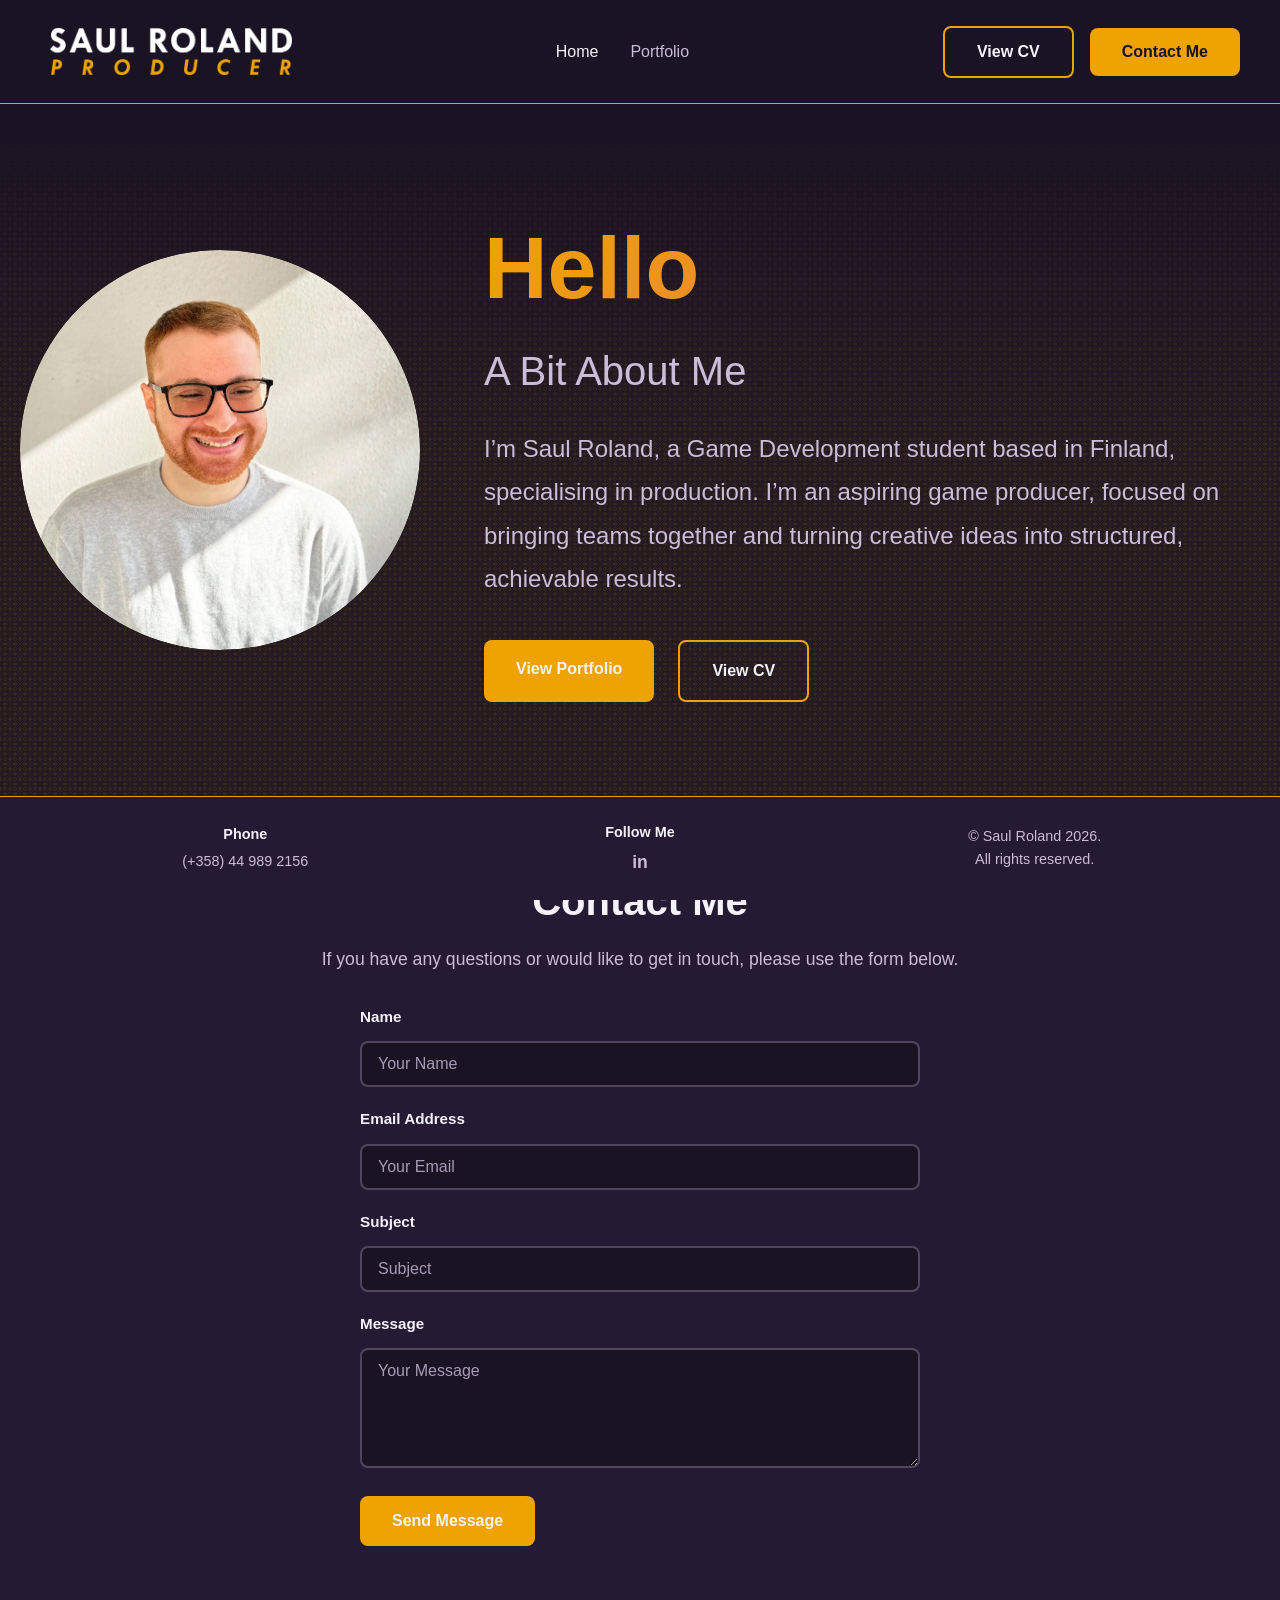
<file: index.html>
<!doctype html>
<html lang="en">
  <head>
    <meta charset="UTF-8" />
    <meta name="viewport" content="width=device-width, initial-scale=1.0" />
    <meta
      name="description"
      content="Professional portfolio showcasing work and experience"
    />
    <title>Saul Roland - Producer</title>
    <link rel="icon" href="assets/SR-favicon.svg" type="image/svg+xml" />
    <link rel="stylesheet" href="styles.css" />
  </head>
  <body class="page-home">
    <!-- Header + Hero as one viewport-height section -->
    <div class="viewport-top">
      <!-- ============================================
         HEADER - Edit logo/name and nav links here
         ============================================ -->
      <header>
        <nav>
          <a href="/" class="logo">
            <img
              src="assets/SR%20Logo.png"
              alt="Saul Roland - Production Professional"
              class="logo-img"
            />
          </a>
          <ul class="nav-links">
            <li><a href="/" class="active">Home</a></li>
            <li><a href="/portfolio">Portfolio</a></li>
          </ul>
          <div class="header-actions">
            <a
              href="/CV/Saul_Roland_CV.pdf"
              class="btn btn-header btn-header-cv"
              target="_blank"
              rel="noopener noreferrer"
              >View CV</a
            >
            <a href="#contact" class="btn btn-header btn-header-contact"
              >Contact Me</a
            >
          </div>

          <button
            type="button"
            class="nav-toggle"
            aria-controls="mobileNav"
            aria-expanded="false"
            aria-label="Open menu"
          ></button>
        </nav>

        <div class="mobile-nav-overlay" id="mobileNav" hidden>
          <div class="mobile-nav-panel" role="dialog" aria-label="Menu">
            <ul class="mobile-nav-links">
              <li><a href="/" class="active">Home</a></li>
              <li><a href="/portfolio">Portfolio</a></li>
              <li>
                <a
                  href="/CV/Saul_Roland_CV.pdf"
                  class="mobile-nav-cv"
                  target="_blank"
                  rel="noopener noreferrer"
                  >View CV</a
                >
              </li>
              <li>
                <a href="#contact" class="btn btn-header btn-header-contact"
                  >Contact Me</a
                >
              </li>
            </ul>
          </div>
        </div>
      </header>

      <!-- ============================================
         MAIN CONTENT
         ============================================ -->
      <main>
        <!-- ============================================
             HERO SECTION - Edit name, title, and intro text here
             ============================================ -->
        <section class="hero dot-texture-bg">
          <div class="container">
            <div class="hero-content">
              <!-- ============================================
                         HERO IMAGE - Update image path here
                         ============================================ -->
              <div class="hero-image-wrapper">
                <img
                  src="assets/Saul.avif"
                  alt="Saul Roland"
                  class="hero-image"
                />
              </div>

              <!-- ============================================
                         HERO TEXT CONTENT
                         ============================================ -->
              <div class="hero-text">
                <div class="hero-heading-stack">
                  <h1><span class="hero-heading-accent">Hello</span></h1>
                  <p class="hero-subtitle">A Bit About Me</p>
                </div>
                <p class="hero-description">
                  I’m Saul Roland, a Game Development student based in Finland,
                  specialising in production. I’m an aspiring game producer,
                  focused on bringing teams together and turning creative ideas
                  into structured, achievable results.
                </p>

                <!-- ============================================
                             HERO BUTTONS - Edit button text if needed
                             ============================================ -->
                <div class="hero-buttons">
                  <a href="/portfolio" class="btn btn-primary"
                    >View Portfolio</a
                  >
                  <a
                    href="/CV/Saul_Roland_CV.pdf"
                    class="btn btn-secondary"
                    id="cvButton"
                    target="_blank"
                    >View CV</a
                  >
                </div>
              </div>
            </div>
          </div>
        </section>
      </main>
    </div>

    <section class="contact-section" id="contact">
      <div class="container">
        <div class="contact-interactive">
          <div class="contact-cta contact-cta--hidden" id="contactCta">
            <div
              class="contact-cta-panel contact-cta-panel--visible"
              id="contactCtaDefault"
              aria-hidden="false"
            >
              <button
                type="button"
                class="btn contact-cta-button"
                id="contactRevealBtn"
              >
                Get in touch
              </button>
            </div>
            <div
              class="contact-cta-panel"
              id="contactCtaThanks"
              aria-hidden="true"
            >
              <h2>Thank you<span class="contact-cta-highlight">.</span></h2>
              <p class="contact-cta-tagline">
                Your message has been sent. I'll get back to you soon.
              </p>
              <!-- <button
                type="button"
                class="btn contact-cta-button"
                id="contactSendAnotherBtn"
              >
                Send another message
              </button> -->
            </div>
          </div>
          <div class="contact-form-wrapper" id="contactFormWrapper">
            <h2>Contact Me</h2>
            <p class="contact-intro">
              If you have any questions or would like to get in touch, please
              use the form below.
            </p>
            <form
              class="contact-form"
              action="https://formspree.io/f/mojydgyj"
              method="POST"
            >
              <label for="contact-name">Name</label>
              <input
                type="text"
                id="contact-name"
                name="name"
                placeholder="Your Name"
                required
              />
              <label for="contact-email">Email Address</label>
              <input
                type="email"
                id="contact-email"
                name="email"
                placeholder="Your Email"
                required
              />
              <label for="contact-subject">Subject</label>
              <input
                type="text"
                id="contact-subject"
                name="subject"
                placeholder="Subject"
              />
              <label for="contact-message">Message</label>
              <textarea
                id="contact-message"
                name="message"
                placeholder="Your Message"
                rows="5"
                required
              ></textarea>
              <p
                class="contact-form-error"
                id="contactFormError"
                role="alert"
                hidden
              ></p>
              <button
                type="submit"
                class="btn btn-primary"
                id="contactSubmitBtn"
              >
                Send Message
              </button>
            </form>
          </div>
        </div>
      </div>
    </section>

    <!-- ============================================
         FOOTER - Edit contact information here
         ============================================ -->
    <footer>
      <div class="footer-container">
        <div class="footer-content">
          <div class="footer-section">
            <h3>Phone</h3>
            <p><a href="tel:+358449892156">(+358) 44 989 2156</a></p>
          </div>
          <!-- <div class="footer-section">
            <h3>Email</h3>
            <p>
              <a
                href="mailto:saul@rolandfamily.co.uk"
                target="_blank"
                rel="noopener noreferrer"
                >saul@rolandfamily.co.uk</a
              >
            </p>
          </div> -->
          <div class="footer-section">
            <h3>Follow Me</h3>
            <p>
              <a
                href="https://www.linkedin.com/in/saul-roland/"
                target="_blank"
                rel="noopener noreferrer"
                class="linkedin-link"
                >in</a
              >
            </p>
          </div>
          <div class="footer-section footer-copyright">
            <p id="copyright-year">&copy;</p>
          </div>
        </div>
      </div>
    </footer>

    <script src="/script.js"></script>
  </body>
</html>
</file>
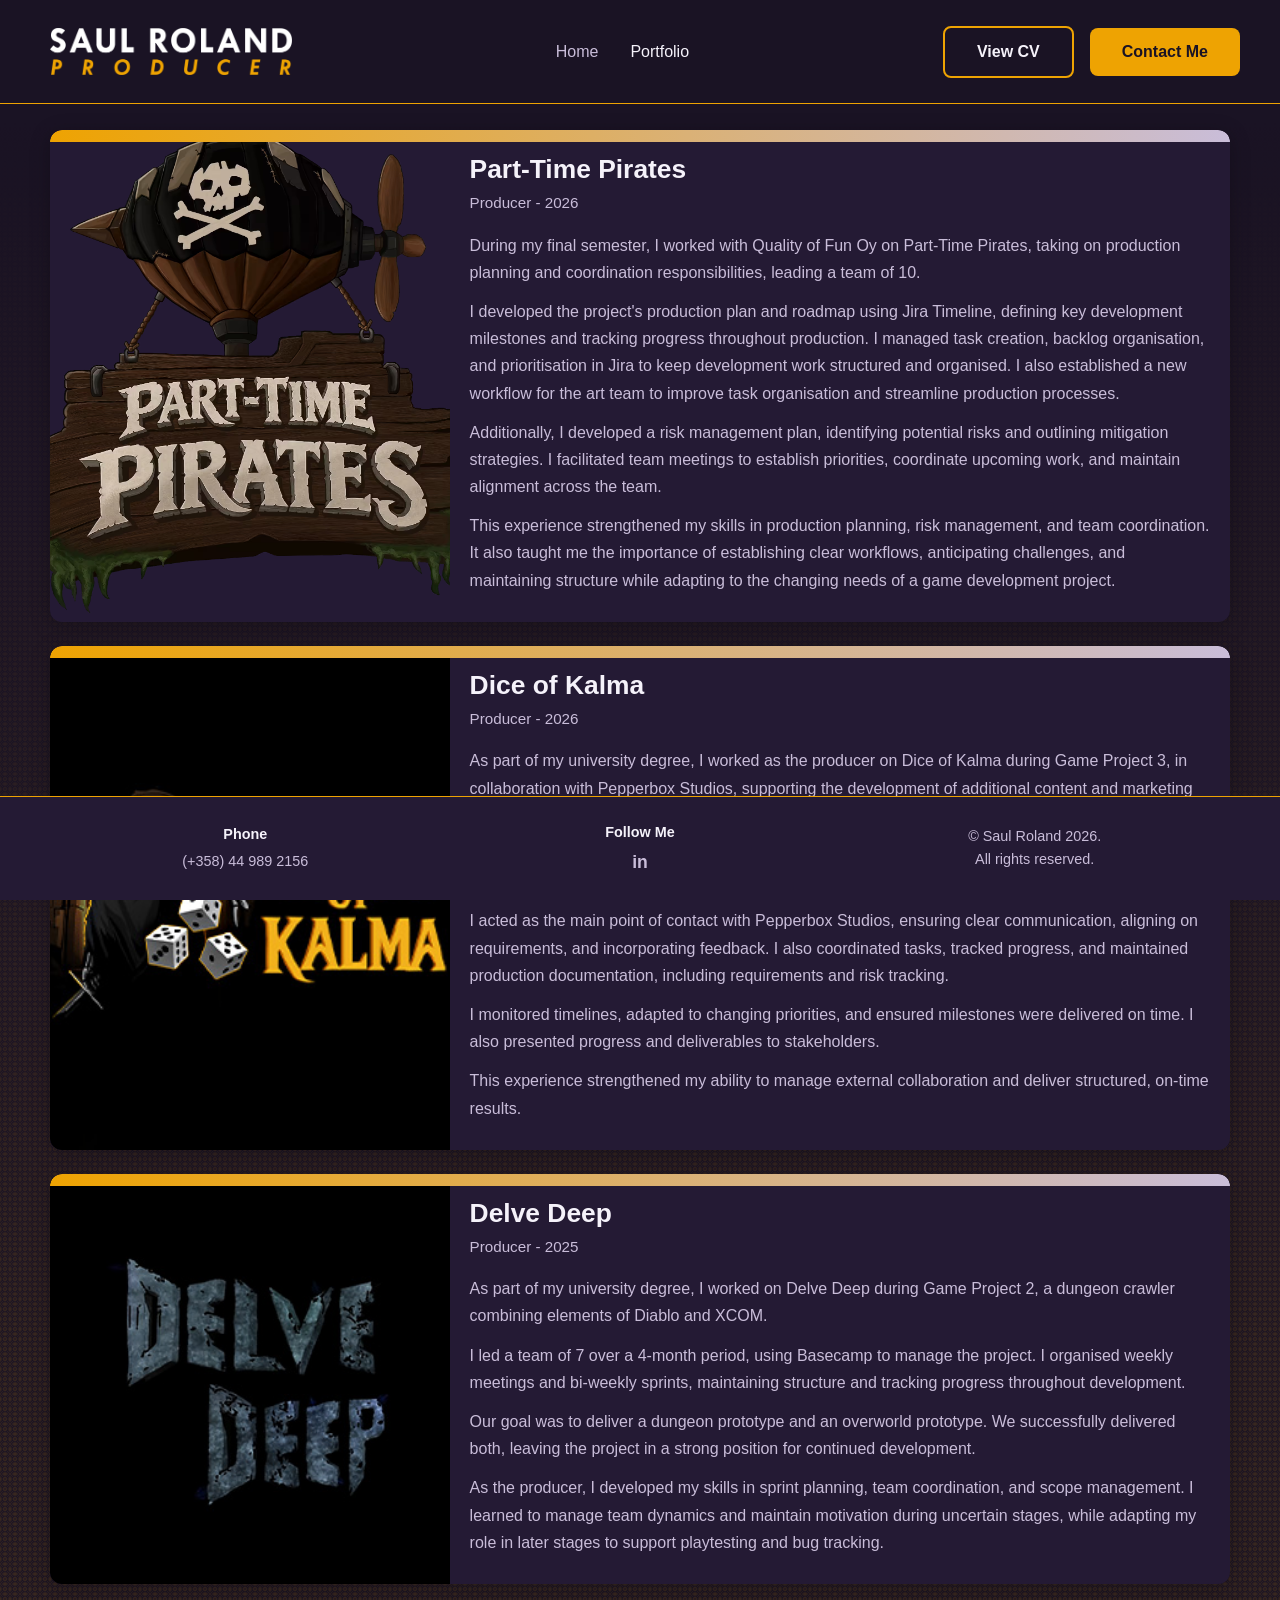
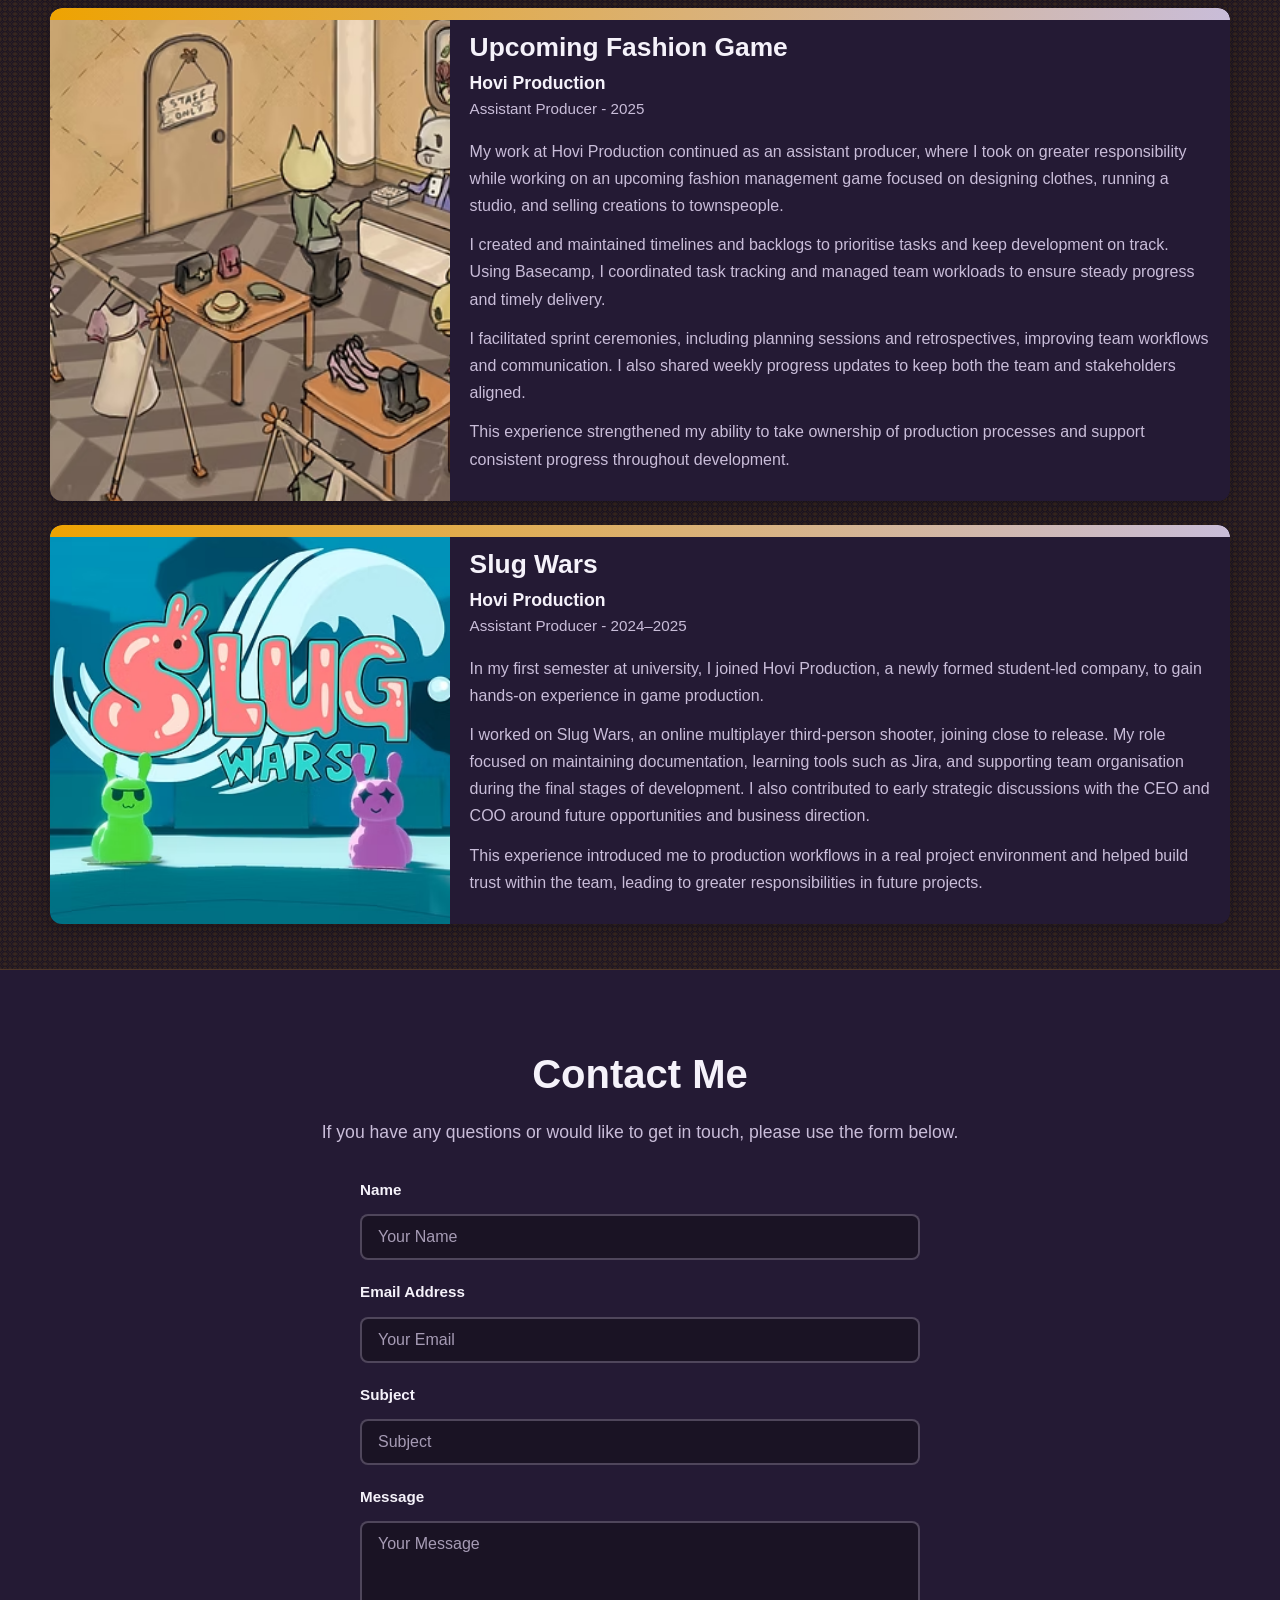
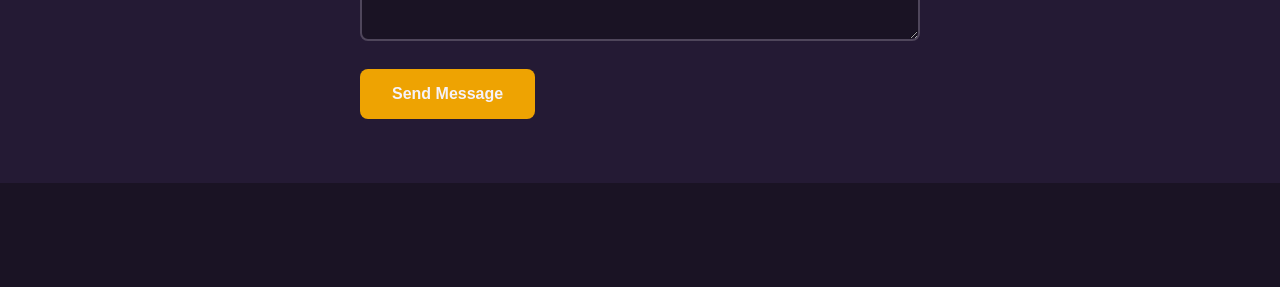
<file: portfolio/index.html>
<!doctype html>
<html lang="en">
  <head>
    <meta charset="UTF-8" />
    <meta name="viewport" content="width=device-width, initial-scale=1.0" />
    <meta
      name="description"
      content="Portfolio of professional work and projects"
    />
    <title>Saul Roland - Producer - Portfolio</title>
    <link rel="icon" href="/assets/SR-favicon.svg" type="image/svg+xml" />
    <link rel="stylesheet" href="/styles.css" />
  </head>
  <body class="page-portfolio">
    <!-- ============================================
         HEADER - Edit logo/name and nav links here
         ============================================ -->
    <header>
      <nav>
        <a href="/" class="logo">
          <img
            src="/assets/SR%20Logo.png"
            alt="Saul Roland - Production Professional"
            class="logo-img"
          />
        </a>
        <ul class="nav-links">
          <li><a href="/">Home</a></li>
          <li><a href="/portfolio" class="active">Portfolio</a></li>
        </ul>
        <div class="header-actions">
          <a
            href="/CV/Saul_Roland_CV.pdf"
            class="btn btn-header btn-header-cv"
            target="_blank"
            rel="noopener noreferrer"
            >View CV</a
          >
          <a
            href="/portfolio/#contact"
            class="btn btn-header btn-header-contact"
            >Contact Me</a
          >
        </div>

        <button
          type="button"
          class="nav-toggle"
          aria-controls="mobileNav"
          aria-expanded="false"
          aria-label="Open menu"
        ></button>
      </nav>

      <div class="mobile-nav-overlay" id="mobileNav" hidden>
        <div class="mobile-nav-panel" role="dialog" aria-label="Menu">
          <ul class="mobile-nav-links">
            <li><a href="/">Home</a></li>
            <li><a href="/portfolio" class="active">Portfolio</a></li>
            <li>
              <a
                href="/CV/Saul_Roland_CV.pdf"
                class="mobile-nav-cv"
                target="_blank"
                rel="noopener noreferrer"
                >View CV</a
              >
            </li>
            <li>
              <a
                href="/portfolio/#contact"
                class="btn btn-header btn-header-contact"
                >Contact Me</a
              >
            </li>
          </ul>
        </div>
      </div>
    </header>

    <!-- ============================================
         MAIN CONTENT
         ============================================ -->
    <main class="dot-texture-bg">
      <div class="container">
        <!-- <h1 class="page-title">Portfolio</h1> -->

        <!-- ============================================
                 PORTFOLIO LIST - Add/remove/edit project items here
                 
                 To add a new project:
                 1. Copy the entire .portfolio-item div below
                 2. Update the image path in src="assets/portfolio/your-image.jpg"
                 3. Update the alt text to describe the image
                 4. Update the project title in <h3>
                 5. Update the project description in <p>
                 
                 To remove a project, delete the entire .portfolio-item div
                 Optional: add <ul class="portfolio-item-highlights"> with <li> for bullet highlights.
                 ============================================ -->
        <div class="portfolio-section" aria-label="Projects">
          <div class="portfolio-list">
            <!-- PROJECT ITEM 1 - Edit or duplicate this section -->
			  <div class="portfolio-item">
				  <div class="portfolio-item-image-wrapper">
						  <img
							src="/assets/portfolio/Part-Time Pirates.avif"
							alt="Project 1 Description"
							class="portfolio-item-image"
                  />
				  </div>
				  <div class="portfolio-item-content">
					  <h2 class="portfolio-item-title">Part-Time Pirates</h2>
					  <!-- <p class="portfolio-item-client">Game Project 3</p> -->
					  <p class="portfolio-item-meta">
						  <span class="portfolio-item-role">Producer - 2026</span>
						  <!-- <span class="portfolio-item-dates"></span> -->
					  </p>
					  <p class="portfolio-item-overview">
						  During my final semester, I worked with Quality of Fun Oy on Part-Time Pirates, 
						  taking on production planning and coordination responsibilities, leading a team of 10.
					  </p>
					  <p class="portfolio-item-overview">
						  I developed the project's production plan and roadmap using Jira Timeline, 
						  defining key development milestones and tracking progress throughout production. 
						  I managed task creation, backlog organisation, and prioritisation in Jira to keep 
						  development work structured and organised. I also established a new workflow for the art team 
						  to improve task organisation and streamline production processes.
					  </p>
					  <p class="portfolio-item-overview">
						  Additionally, I developed a risk management plan, identifying potential risks and 
						  outlining mitigation strategies. I facilitated team meetings to establish priorities, 
						  coordinate upcoming work, and maintain alignment across the team.
					  </p>
					  <p class="portfolio-item-overview">
						  This experience strengthened my skills in production planning, risk management, 
						  and team coordination. It also taught me the importance of establishing clear workflows, 
						  anticipating challenges, and maintaining structure while adapting to the changing needs 
						  of a game development project.
					  </p>
				  </div>
			  </div>
            <div class="portfolio-item">
              <div class="portfolio-item-image-wrapper">
                <a
                  href="https://store.steampowered.com/app/3885520/Dice_of_Kalma/"
                  target="_blank"
                  rel="noopener noreferrer"
                >
                  <img
                    src="/assets/portfolio/DiceOfKalma.avif"
                    alt="Project 2 Description"
                    class="portfolio-item-image"
                  />
                </a>
              </div>
              <div class="portfolio-item-content">
                <h2 class="portfolio-item-title">Dice of Kalma</h2>
                <!-- <p class="portfolio-item-client">Game Project 3</p> -->
                <p class="portfolio-item-meta">
                  <span class="portfolio-item-role">Producer - 2026</span>
                  <!-- <span class="portfolio-item-dates"></span> -->
                </p>
                <p class="portfolio-item-overview">
                  As part of my university degree, I worked as the producer on
                  Dice of Kalma during Game Project 3, in collaboration with
                  Pepperbox Studios, supporting the development of additional
                  content and marketing deliverables.
                </p>
                <p class="portfolio-item-overview">
                  I led a team of 7 across 4 sprints, managing the project in
                  Jira and running sprint planning, stand-ups, retrospectives,
                  and weekly meetings to maintain steady progress.
                </p>
                <p class="portfolio-item-overview">
                  I acted as the main point of contact with Pepperbox Studios,
                  ensuring clear communication, aligning on requirements, and
                  incorporating feedback. I also coordinated tasks, tracked
                  progress, and maintained production documentation, including
                  requirements and risk tracking.
                </p>
                <p class="portfolio-item-overview">
                  I monitored timelines, adapted to changing priorities, and
                  ensured milestones were delivered on time. I also presented
                  progress and deliverables to stakeholders.
                </p>
                <p class="portfolio-item-overview">
                  This experience strengthened my ability to manage external
                  collaboration and deliver structured, on-time results.
                </p>
              </div>
            </div>
            <!-- PROJECT ITEM 2 - Edit or duplicate this section -->
            <div class="portfolio-item">
              <div class="portfolio-item-image-wrapper">
                <img
                  src="/assets/portfolio/DelveDeep.avif"
                  alt="Project 3 Description"
                  class="portfolio-item-image"
                />
              </div>
              <div class="portfolio-item-content">
                <h2 class="portfolio-item-title">Delve Deep</h2>
                <!-- <p class="portfolio-item-client">Game Project 2</p> -->
                <p class="portfolio-item-meta">
                  <span class="portfolio-item-role">Producer - 2025</span>
                  <!-- <span class="portfolio-item-dates"></span> -->
                </p>
                <p class="portfolio-item-overview">
                  As part of my university degree, I worked on Delve Deep during
                  Game Project 2, a dungeon crawler combining elements of Diablo
                  and XCOM.
                </p>
                <p class="portfolio-item-overview">
                  I led a team of 7 over a 4-month period, using Basecamp to
                  manage the project. I organised weekly meetings and bi-weekly
                  sprints, maintaining structure and tracking progress
                  throughout development.
                </p>
                <p class="portfolio-item-overview">
                  Our goal was to deliver a dungeon prototype and an overworld
                  prototype. We successfully delivered both, leaving the project
                  in a strong position for continued development.
                </p>
                <p class="portfolio-item-overview">
                  As the producer, I developed my skills in sprint planning,
                  team coordination, and scope management. I learned to manage
                  team dynamics and maintain motivation during uncertain stages,
                  while adapting my role in later stages to support playtesting
                  and bug tracking.
                </p>
              </div>
            </div>

            <!-- PROJECT ITEM 3 - Edit or duplicate this section -->
            <div class="portfolio-item">
              <div class="portfolio-item-image-wrapper">
                <img
                  src="/assets/portfolio/ThreadAndNeedle.avif"
                  alt="Project 4 Description"
                  class="portfolio-item-image"
                />
              </div>
              <div class="portfolio-item-content">
                <h2 class="portfolio-item-title">Upcoming Fashion Game</h2>
                <p class="portfolio-item-client">Hovi Production</p>
                <p class="portfolio-item-meta">
                  <span class="portfolio-item-role"
                    >Assistant Producer - 2025</span
                  >
                  <!-- <span class="portfolio-item-dates"></span> -->
                </p>
                <p class="portfolio-item-overview">
                  My work at Hovi Production continued as an assistant producer,
                  where I took on greater responsibility while working on an
                  upcoming fashion management game focused on designing clothes,
                  running a studio, and selling creations to townspeople.
                </p>
                <p class="portfolio-item-overview">
                  I created and maintained timelines and backlogs to prioritise
                  tasks and keep development on track. Using Basecamp, I
                  coordinated task tracking and managed team workloads to ensure
                  steady progress and timely delivery.
                </p>
                <p class="portfolio-item-overview">
                  I facilitated sprint ceremonies, including planning sessions
                  and retrospectives, improving team workflows and
                  communication. I also shared weekly progress updates to keep
                  both the team and stakeholders aligned.
                </p>
                <p class="portfolio-item-overview">
                  This experience strengthened my ability to take ownership of
                  production processes and support consistent progress
                  throughout development.
                </p>
              </div>
            </div>

            <!-- PROJECT ITEM 4 - Edit or duplicate this section -->
            <div class="portfolio-item">
              <div class="portfolio-item-image-wrapper">
                <a
                  href="https://store.steampowered.com/app/3445050/Slug_Wars/"
                  target="_blank"
                  rel="noopener noreferrer"
                >
                  <img
                    src="/assets/portfolio/SlugWars.avif"
                    alt="Project 5 Description"
                    class="portfolio-item-image"
                  />
                </a>
              </div>
              <div class="portfolio-item-content">
                <h2 class="portfolio-item-title">Slug Wars</h2>
                <p class="portfolio-item-client">Hovi Production</p>
                <p class="portfolio-item-meta">
                  <span class="portfolio-item-role"
                    >Assistant Producer - 2024–2025</span
                  >
                  <!-- <span class="portfolio-item-dates"></span> -->
                </p>
                <p class="portfolio-item-overview">
                  In my first semester at university, I joined Hovi Production,
                  a newly formed student-led company, to gain hands-on
                  experience in game production.
                </p>
                <p class="portfolio-item-overview">
                  I worked on Slug Wars, an online multiplayer third-person
                  shooter, joining close to release. My role focused on
                  maintaining documentation, learning tools such as Jira, and
                  supporting team organisation during the final stages of
                  development. I also contributed to early strategic discussions
                  with the CEO and COO around future opportunities and business
                  direction.
                </p>
                <p class="portfolio-item-overview">
                  This experience introduced me to production workflows in a
                  real project environment and helped build trust within the
                  team, leading to greater responsibilities in future projects.
                </p>
              </div>
            </div>

            <!-- 
                    TO ADD MORE PROJECTS:
                    Copy one of the .portfolio-item divs above and paste it here.
                    Update the image path, title, and description.
                -->
          </div>
        </div>
      </div>
    </main>

    <section class="contact-section" id="contact">
      <div class="container">
        <div class="contact-interactive">
          <div class="contact-cta contact-cta--hidden" id="contactCta">
            <div
              class="contact-cta-panel contact-cta-panel--visible"
              id="contactCtaDefault"
              aria-hidden="false"
            >
              <button
                type="button"
                class="btn contact-cta-button"
                id="contactRevealBtn"
              >
                Get in touch
              </button>
            </div>
            <div
              class="contact-cta-panel"
              id="contactCtaThanks"
              aria-hidden="true"
            >
              <h2>Thank you<span class="contact-cta-highlight">.</span></h2>
              <p class="contact-cta-tagline">
                Your message has been sent. I'll get back to you soon.
              </p>
              <!-- <button
                type="button"
                class="btn contact-cta-button"
                id="contactSendAnotherBtn"
              >
                Send another message
              </button> -->
            </div>
          </div>
          <div class="contact-form-wrapper" id="contactFormWrapper">
            <h2>Contact Me</h2>
            <p class="contact-intro">
              If you have any questions or would like to get in touch, please
              use the form below.
            </p>
            <form
              class="contact-form"
              action="https://formspree.io/f/mojydgyj"
              method="POST"
            >
              <label for="contact-name">Name</label>
              <input
                type="text"
                id="contact-name"
                name="name"
                placeholder="Your Name"
                required
              />
              <label for="contact-email">Email Address</label>
              <input
                type="email"
                id="contact-email"
                name="email"
                placeholder="Your Email"
                required
              />
              <label for="contact-subject">Subject</label>
              <input
                type="text"
                id="contact-subject"
                name="subject"
                placeholder="Subject"
              />
              <label for="contact-message">Message</label>
              <textarea
                id="contact-message"
                name="message"
                placeholder="Your Message"
                rows="5"
                required
              ></textarea>
              <p
                class="contact-form-error"
                id="contactFormError"
                role="alert"
                hidden
              ></p>
              <button
                type="submit"
                class="btn btn-primary"
                id="contactSubmitBtn"
              >
                Send Message
              </button>
            </form>
          </div>
        </div>
      </div>
    </section>

    <!-- ============================================
         FOOTER - Edit contact information here
         ============================================ -->
    <footer>
      <div class="footer-container">
        <div class="footer-content">
          <div class="footer-section">
            <h3>Phone</h3>
            <p><a href="tel:+358449892156">(+358) 44 989 2156</a></p>
          </div>
          <!-- <div class="footer-section">
            <h3>Email</h3>
            <p>
              <a
                href="mailto:saul@rolandfamily.co.uk"
                target="_blank"
                rel="noopener noreferrer"
                >saul@rolandfamily.co.uk</a
              >
            </p>
          </div> -->
          <div class="footer-section">
            <h3>Follow Me</h3>
            <p>
              <a
                href="https://www.linkedin.com/in/saul-roland/"
                target="_blank"
                rel="noopener noreferrer"
                class="linkedin-link"
                >in</a
              >
            </p>
          </div>
          <div class="footer-section footer-copyright">
            <p id="copyright-year">&copy; By Saul Roland.</p>
          </div>
        </div>
      </div>
    </footer>

    <script src="/script.js"></script>
  </body>
</html>
</file>
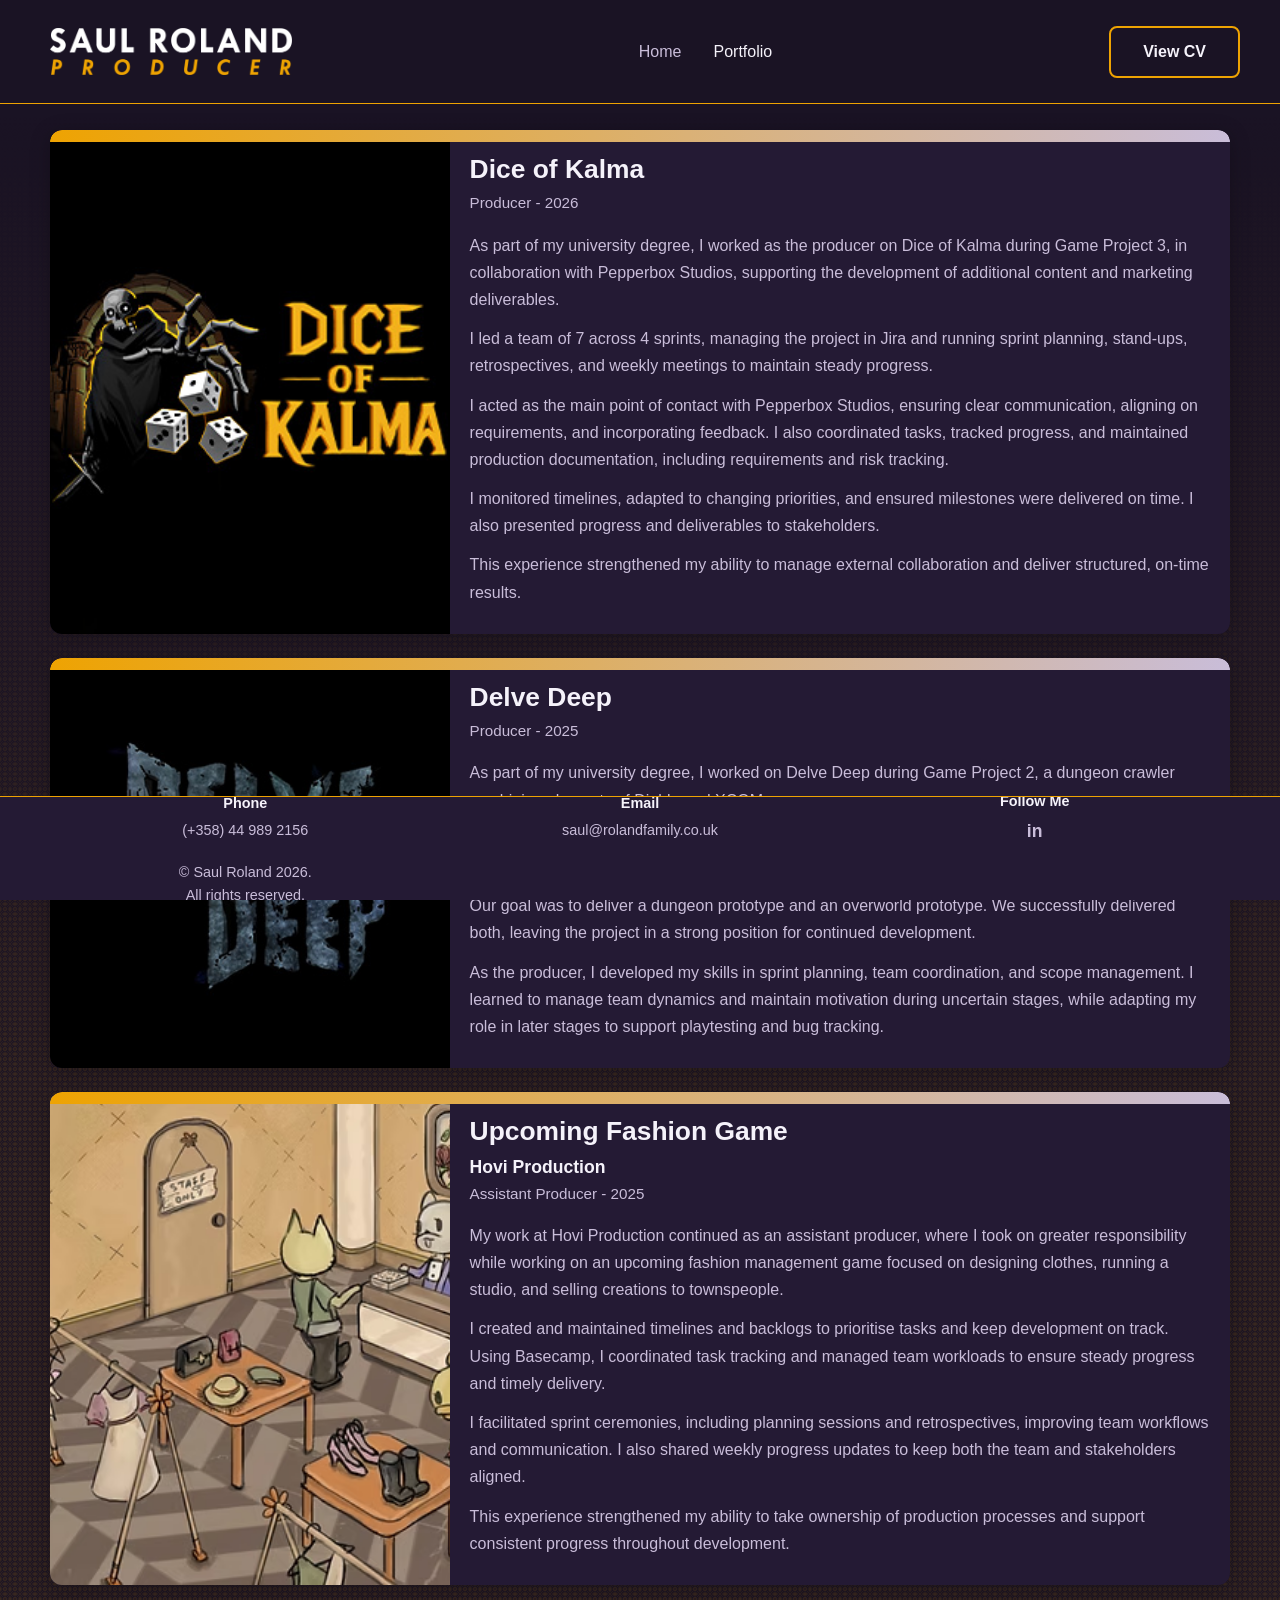
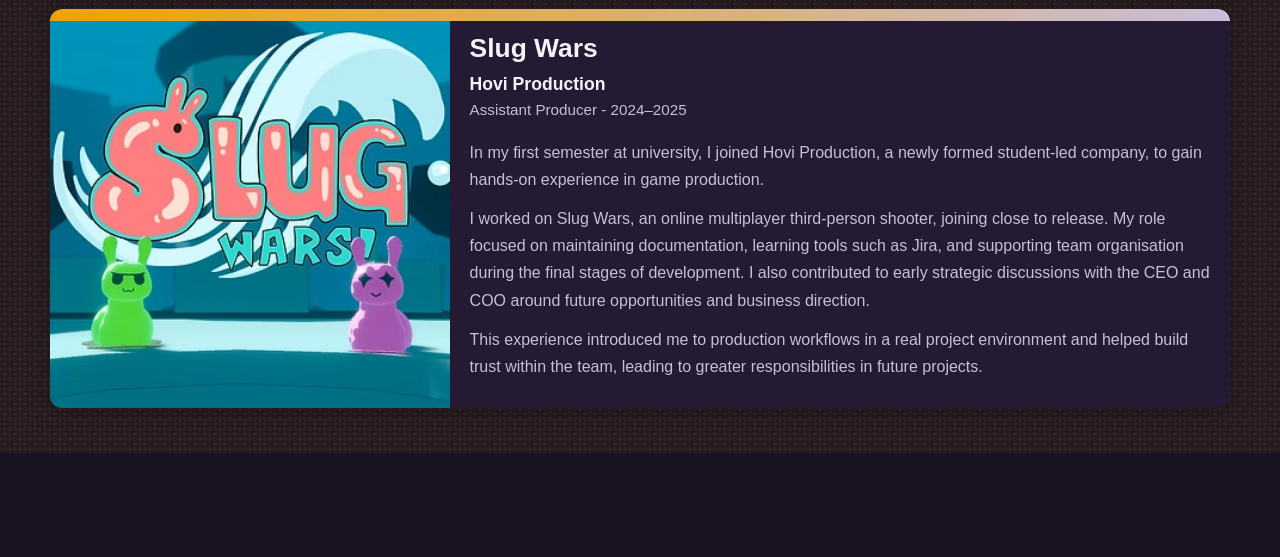
<file: portfolio.html>
<!doctype html>
<html lang="en">
  <head>
    <meta charset="UTF-8" />
    <meta name="viewport" content="width=device-width, initial-scale=1.0" />
    <meta
      name="description"
      content="Portfolio of professional work and projects"
    />
    <title>Saul Roland - Producer - Portfolio</title>
    <link rel="icon" href="assets/SR-favicon.svg" type="image/svg+xml" />
    <link rel="stylesheet" href="styles.css" />
  </head>
  <body class="page-portfolio">
    <!-- ============================================
         HEADER - Edit logo/name and nav links here
         ============================================ -->
    <header>
      <nav>
        <a href="index.html" class="logo">
          <img
            src="assets/SR%20Logo.png"
            alt="Saul Roland - Production Professional"
            class="logo-img"
          />
        </a>
        <ul class="nav-links">
          <li><a href="index.html">Home</a></li>
          <li><a href="portfolio.html" class="active">Portfolio</a></li>
        </ul>
        <div class="header-actions">
          <a
            href="assets/Saul Roland CV.pdf"
            class="btn btn-header btn-header-cv"
            target="_blank"
            rel="noopener noreferrer"
            >View CV</a
          >
          <!-- <a
            href="portfolio.html#contact"
            class="btn btn-header btn-header-contact"
            >Contact Me</a
          > -->
        </div>

        <button
          type="button"
          class="nav-toggle"
          aria-controls="mobileNav"
          aria-expanded="false"
          aria-label="Open menu"
        ></button>
      </nav>

      <div class="mobile-nav-overlay" id="mobileNav" hidden>
        <button type="button" class="nav-close" aria-label="Close menu">
          <span aria-hidden="true">×</span>
        </button>
        <div class="mobile-nav-panel" role="dialog" aria-label="Menu">
          <ul class="mobile-nav-links">
            <li><a href="index.html">Home</a></li>
            <li><a href="portfolio.html" class="active">Portfolio</a></li>
            <li>
              <a
                href="assets/Saul Roland CV.pdf"
                class="mobile-nav-cv"
                target="_blank"
                rel="noopener noreferrer"
                >View CV</a
              >
            </li>
          </ul>
        </div>
      </div>
    </header>

    <!-- ============================================
         MAIN CONTENT
         ============================================ -->
    <main class="dot-texture-bg">
      <div class="container">
        <!-- <h1 class="page-title">Portfolio</h1> -->

        <!-- ============================================
                 PORTFOLIO LIST - Add/remove/edit project items here
                 
                 To add a new project:
                 1. Copy the entire .portfolio-item div below
                 2. Update the image path in src="assets/portfolio/your-image.jpg"
                 3. Update the alt text to describe the image
                 4. Update the project title in <h3>
                 5. Update the project description in <p>
                 
                 To remove a project, delete the entire .portfolio-item div
                 Optional: add <ul class="portfolio-item-highlights"> with <li> for bullet highlights.
                 ============================================ -->
        <div class="portfolio-section" aria-label="Projects">
          <div class="portfolio-list">
            <!-- PROJECT ITEM 1 - Edit or duplicate this section -->
            <div class="portfolio-item">
              <div class="portfolio-item-image-wrapper">
                <a
                  href="https://store.steampowered.com/app/3885520/Dice_of_Kalma/"
                  target="_blank"
                  rel="noopener noreferrer"
                >
                  <img
                    src="assets/portfolio/DiceOfKalma.avif"
                    alt="Project 1 Description"
                    class="portfolio-item-image"
                  />
                </a>
              </div>
              <div class="portfolio-item-content">
                <h2 class="portfolio-item-title">Dice of Kalma</h2>
                <!-- <p class="portfolio-item-client">Game Project 3</p> -->
                <p class="portfolio-item-meta">
                  <span class="portfolio-item-role">Producer - 2026</span>
                  <!-- <span class="portfolio-item-dates"></span> -->
                </p>
                <p class="portfolio-item-overview">
                  As part of my university degree, I worked as the producer on
                  Dice of Kalma during Game Project 3, in collaboration with
                  Pepperbox Studios, supporting the development of additional
                  content and marketing deliverables.
                </p>
                <p class="portfolio-item-overview">
                  I led a team of 7 across 4 sprints, managing the project in
                  Jira and running sprint planning, stand-ups, retrospectives,
                  and weekly meetings to maintain steady progress.
                </p>
                <p class="portfolio-item-overview">
                  I acted as the main point of contact with Pepperbox Studios,
                  ensuring clear communication, aligning on requirements, and
                  incorporating feedback. I also coordinated tasks, tracked
                  progress, and maintained production documentation, including
                  requirements and risk tracking.
                </p>
                <p class="portfolio-item-overview">
                  I monitored timelines, adapted to changing priorities, and
                  ensured milestones were delivered on time. I also presented
                  progress and deliverables to stakeholders.
                </p>
                <p class="portfolio-item-overview">
                  This experience strengthened my ability to manage external
                  collaboration and deliver structured, on-time results.
                </p>
              </div>
            </div>
            <!-- PROJECT ITEM 2 - Edit or duplicate this section -->
            <div class="portfolio-item">
              <div class="portfolio-item-image-wrapper">
                <img
                  src="assets/portfolio/DelveDeep.avif"
                  alt="Project 1 Description"
                  class="portfolio-item-image"
                />
              </div>
              <div class="portfolio-item-content">
                <h2 class="portfolio-item-title">Delve Deep</h2>
                <!-- <p class="portfolio-item-client">Game Project 2</p> -->
                <p class="portfolio-item-meta">
                  <span class="portfolio-item-role">Producer - 2025</span>
                  <!-- <span class="portfolio-item-dates"></span> -->
                </p>
                <p class="portfolio-item-overview">
                  As part of my university degree, I worked on Delve Deep during
                  Game Project 2, a dungeon crawler combining elements of Diablo
                  and XCOM.
                </p>
                <p class="portfolio-item-overview">
                  I led a team of 7 over a 4-month period, using Basecamp to
                  manage the project. I organised weekly meetings and bi-weekly
                  sprints, maintaining structure and tracking progress
                  throughout development.
                </p>
                <p class="portfolio-item-overview">
                  Our goal was to deliver a dungeon prototype and an overworld
                  prototype. We successfully delivered both, leaving the project
                  in a strong position for continued development.
                </p>
                <p class="portfolio-item-overview">
                  As the producer, I developed my skills in sprint planning,
                  team coordination, and scope management. I learned to manage
                  team dynamics and maintain motivation during uncertain stages,
                  while adapting my role in later stages to support playtesting
                  and bug tracking.
                </p>
              </div>
            </div>

            <!-- PROJECT ITEM 3 - Edit or duplicate this section -->
            <div class="portfolio-item">
              <div class="portfolio-item-image-wrapper">
                <img
                  src="assets/portfolio/ThreadAndNeedle.avif"
                  alt="Project 2 Description"
                  class="portfolio-item-image"
                />
              </div>
              <div class="portfolio-item-content">
                <h2 class="portfolio-item-title">Upcoming Fashion Game</h2>
                <p class="portfolio-item-client">Hovi Production</p>
                <p class="portfolio-item-meta">
                  <span class="portfolio-item-role"
                    >Assistant Producer - 2025</span
                  >
                  <!-- <span class="portfolio-item-dates"></span> -->
                </p>
                <p class="portfolio-item-overview">
                  My work at Hovi Production continued as an assistant producer,
                  where I took on greater responsibility while working on an
                  upcoming fashion management game focused on designing clothes,
                  running a studio, and selling creations to townspeople.
                </p>
                <p class="portfolio-item-overview">
                  I created and maintained timelines and backlogs to prioritise
                  tasks and keep development on track. Using Basecamp, I
                  coordinated task tracking and managed team workloads to ensure
                  steady progress and timely delivery.
                </p>
                <p class="portfolio-item-overview">
                  I facilitated sprint ceremonies, including planning sessions
                  and retrospectives, improving team workflows and
                  communication. I also shared weekly progress updates to keep
                  both the team and stakeholders aligned.
                </p>
                <p class="portfolio-item-overview">
                  This experience strengthened my ability to take ownership of
                  production processes and support consistent progress
                  throughout development.
                </p>
              </div>
            </div>

            <!-- PROJECT ITEM 4 - Edit or duplicate this section -->
            <div class="portfolio-item">
              <div class="portfolio-item-image-wrapper">
                <a
                  href="https://store.steampowered.com/app/3445050/Slug_Wars/"
                  target="_blank"
                  rel="noopener noreferrer"
                >
                  <img
                    src="assets/portfolio/SlugWars.avif"
                    alt="Project 3 Description"
                    class="portfolio-item-image"
                  />
                </a>
              </div>
              <div class="portfolio-item-content">
                <h2 class="portfolio-item-title">Slug Wars</h2>
                <p class="portfolio-item-client">Hovi Production</p>
                <p class="portfolio-item-meta">
                  <span class="portfolio-item-role"
                    >Assistant Producer - 2024–2025</span
                  >
                  <!-- <span class="portfolio-item-dates"></span> -->
                </p>
                <p class="portfolio-item-overview">
                  In my first semester at university, I joined Hovi Production,
                  a newly formed student-led company, to gain hands-on
                  experience in game production.
                </p>
                <p class="portfolio-item-overview">
                  I worked on Slug Wars, an online multiplayer third-person
                  shooter, joining close to release. My role focused on
                  maintaining documentation, learning tools such as Jira, and
                  supporting team organisation during the final stages of
                  development. I also contributed to early strategic discussions
                  with the CEO and COO around future opportunities and business
                  direction.
                </p>
                <p class="portfolio-item-overview">
                  This experience introduced me to production workflows in a
                  real project environment and helped build trust within the
                  team, leading to greater responsibilities in future projects.
                </p>
              </div>
            </div>

            <!-- 
                    TO ADD MORE PROJECTS:
                    Copy one of the .portfolio-item divs above and paste it here.
                    Update the image path, title, and description.
                -->
          </div>
        </div>
      </div>
    </main>
    <!-- 
    <section class="contact-section" id="contact">
      <div class="container">
        <div class="contact-cta" id="contactCta">
          <h2>
            Have projects in mind?<br />Let's work
            <span class="contact-cta-highlight">together</span>
          </h2>
          <p class="contact-cta-tagline">
            I'm Saul Roland, a production professional who works with teams to
            bring creative visions to life.
          </p>
          <button
            type="button"
            class="btn contact-cta-button"
            id="contactRevealBtn"
          >
            Get in touch
          </button>
        </div>
        <div class="contact-form-wrapper" id="contactFormWrapper" hidden>
          <h2>Contact Me</h2>
          <p class="contact-intro">
            If you have any questions or would like to get in touch, please use
            the form below.
          </p>
          <form
            class="contact-form"
            action="https://formspree.io/f/YOUR_FORM_ID"
            method="POST"
          >
            <label for="contact-name">Name</label>
            <input
              type="text"
              id="contact-name"
              name="name"
              placeholder="Your Name"
              required
            />
            <label for="contact-email">Email Address</label>
            <input
              type="email"
              id="contact-email"
              name="email"
              placeholder="Your Email"
              required
            />
            <label for="contact-subject">Subject</label>
            <input
              type="text"
              id="contact-subject"
              name="subject"
              placeholder="Subject"
            />
            <label for="contact-message">Message</label>
            <textarea
              id="contact-message"
              name="message"
              placeholder="Your Message"
              rows="5"
              required
            ></textarea>
            <button type="submit" class="btn btn-primary">Send Message</button>
          </form>
        </div>
      </div>
    </section> -->

    <!-- ============================================
         FOOTER - Edit contact information here
         ============================================ -->
    <footer>
      <div class="footer-container">
        <div class="footer-content">
          <div class="footer-section">
            <h3>Phone</h3>
            <p><a href="tel:+358449892156">(+358) 44 989 2156</a></p>
          </div>
          <div class="footer-section">
            <h3>Email</h3>
            <p>
              <a
                href="mailto:saul@rolandfamily.co.uk"
                target="_blank"
                rel="noopener noreferrer"
                >saul@rolandfamily.co.uk</a
              >
            </p>
          </div>
          <div class="footer-section">
            <h3>Follow Me</h3>
            <p>
              <a
                href="https://www.linkedin.com/in/saul-roland/"
                target="_blank"
                rel="noopener noreferrer"
                class="linkedin-link"
                >in</a
              >
            </p>
          </div>
          <div class="footer-section footer-copyright">
            <p id="copyright-year">&copy; By Saul Roland.</p>
          </div>
        </div>
      </div>
    </footer>

    <script src="script.js"></script>
  </body>
</html>
</file>
<file: styles.css>
/* ============================================
   COLOR PALETTE - Easy to update colors here
   ============================================ */
:root {
  --primary-dark: #1a1324;
  /* Used by header Contact Me (.btn-header-contact); alias for dark text on gold */
  --primary: var(--primary-dark);
  --secondary-dark: #241a34;
  --surface-card: #eea302;
  --text-primary: #f5f2fa;
  --text-muted: #c9bdd9;
  /* Single reserve: symmetric body padding + viewport calcs for fixed header/footer */
  /* Fits fixed header/footer box + border; raise if nav/footer clips */
  --chrome-band: 104px;
  --footer-height: var(--chrome-band);
  --header-height: var(--chrome-band);
  /* --primary-dark: #121826;
  --secondary-dark: #1B2336;
  --surface-card: #EEA302;
  --text-primary: #F4F6FB;
  --text-muted: #B8C0D4; */
}

/* ============================================
   RESET & BASE STYLES
   ============================================ */
* {
  margin: 0;
  padding: 0;
  box-sizing: border-box;
}

html {
  scroll-behavior: smooth;
}

body {
  font-family:
    -apple-system, BlinkMacSystemFont, "Segoe UI", Roboto, Oxygen, Ubuntu,
    Cantarell, sans-serif;
  background-color: var(--primary-dark);
  color: var(--text-primary);
  line-height: 1.6;
  min-height: 100vh;
  display: flex;
  flex-direction: column;
  padding-top: var(--header-height);
  padding-bottom: var(--footer-height);
}

/* ============================================
   HEADER & NAVIGATION
   ============================================ */
header {
  position: fixed;
  top: 0;
  left: 0;
  width: 100%;
  height: var(--chrome-band);
  z-index: 100;
  display: flex;
  align-items: center;
  padding: 0 2rem;
  overflow: hidden;
  background: linear-gradient(
    to bottom,
    var(--primary-dark) 100%,
    #1a1324 0%,

    transparent 100%
  );
  border-bottom: 1px solid var(--surface-card);
}

/* First screen: header + hero = one viewport (index page) */
.viewport-top {
  height: calc(100vh - var(--footer-height) - var(--header-height));
  display: flex;
  flex-direction: column;
  min-height: 0;
}

/* Fixed header does not consume flex row height */
.viewport-top > header {
  flex: 0 0 0;
  min-height: 0;
  overflow: visible;
}

.viewport-top main {
  flex: 1;
  min-height: 0;
  display: flex;
  flex-direction: column;
  justify-content: center;
}

nav {
  width: 100%;
  max-width: 1200px;
  margin: 0 auto;
  min-height: 0;
  display: flex;
  justify-content: space-between;
  align-items: center;
  gap: 1.25rem;
  flex-wrap: wrap;
}

.logo {
  display: inline-flex;
  align-items: center;
  text-decoration: none;
  color: var(--text-primary);
  padding: 0.15rem 0.6rem;
}

.logo-img {
  height: calc(1.25rem * 0.9);
  width: auto;
  display: block;
}

/* Desktop: match header .btn.btn-header height (.btn padding + line box + borders) */
@media (min-width: 769px) {
  html {
    height: 100%;
    overflow-y: hidden;
  }

  body {
    height: 100%;
    overflow-y: hidden;
  }

  .viewport-top {
    overflow: hidden;
  }

  main.dot-texture-bg {
    max-height: calc(100vh - var(--footer-height) - var(--header-height));
    overflow: hidden;
  }

  /* Portfolio only (`main.dot-texture-bg`): allow vertical page scroll */
  html:has(body.page-portfolio) {
    overflow-y: auto;
    height: auto;
    min-height: 100%;
  }

  body.page-portfolio {
    overflow-y: auto;
    height: auto;
    min-height: 100vh;
  }

  body.page-portfolio main.dot-texture-bg {
    max-height: none;
    overflow: visible;
  }

  /* Home: allow vertical scroll to contact + footer (same document model as portfolio) */
  html:has(body.page-home) {
    overflow-y: auto;
    height: auto;
    min-height: 100%;
  }

  body.page-home {
    overflow-y: auto;
    height: auto;
    min-height: 100vh;
  }

  body.page-home main.dot-texture-bg {
    max-height: none;
    overflow: visible;
  }

  body.page-home .viewport-top {
    overflow: visible;
  }

  .logo-img {
    height: calc(0.9 * (3rem + 4px));
  }

  nav {
    flex-wrap: nowrap;
  }
}

.nav-links {
  display: flex;
  list-style: none;
  gap: 2rem;
}

.nav-links a {
  color: var(--text-muted);
  text-decoration: none;
  transition: color 0.3s ease;
  font-weight: 500;
}

.nav-links a:hover,
.nav-links a.active {
  color: var(--text-primary);
}

.header-actions {
  display: flex;
  align-items: center;
  gap: 1rem;
}

.nav-toggle {
  display: none;
}

.mobile-nav-overlay {
  display: none;
}

.mobile-nav-links {
  display: none;
}

.btn-header {
  padding: 0.65rem 1.15rem;
  border-radius: 9999px;
  font-size: 0.95rem;
  line-height: 1;
}

.btn-header-cv {
  background-color: transparent;
  color: var(--text-primary);
  border: 2px solid var(--surface-card);
  border-radius: 8px;
}

/* Ensure border wins over .btn { border: none } */
header .btn-header-cv {
  border: 2px solid var(--surface-card);
}

.btn-header-cv:hover {
  background-color: var(--surface-card);
  color: var(--text-primary);
  transform: translateY(-2px);
  box-shadow: 0 4px 12px rgba(0, 0, 0, 0.35);
}

.btn-header-contact {
  background-color: var(--surface-card);
  color: var(--primary);
  border: 2px solid transparent;
}

.btn-header-contact:hover {
  transform: translateY(-2px);
  box-shadow: 0 4px 12px rgba(0, 0, 0, 0.35);
}

/* ============================================
   MAIN CONTENT
   ============================================ */
main {
  flex: 1;
  width: 100%;
}

.container {
  max-width: 1200px;
  margin: 0 auto;
  /* padding: 2rem; */
  align-items: center;
  justify-content: center;
  display: flex;
}

/* Portfolio: fill viewport band below fixed header; wider column for carousel */
main.dot-texture-bg > .container {
  min-height: auto;
  flex-direction: column;
  width: 100%;
  max-width: min(1500px, 96vw);
  justify-content: flex-start;
  align-items: stretch;
  padding: clamp(1rem, 2vh, 2rem) clamp(1rem, 3vw, 1.5rem)
    clamp(2rem, 5vh, 3.5rem);
  box-sizing: border-box;
}

/* ============================================
   DOT TEXTURE (hero + portfolio main)
   ============================================ */
.dot-texture-bg {
  position: relative;
  overflow: hidden;
}

/* Subtle dot texture: orange, low opacity, denser towards bottom */
.dot-texture-bg::before {
  content: "";
  position: absolute;
  inset: 0;
  z-index: 0;
  background-image: repeating-radial-gradient(
    circle at center,
    rgba(238, 163, 2, 0.14) 0px,
    transparent 1.5px
  );
  background-size: 10px 10px;
  mask-image: linear-gradient(to bottom, transparent 0%, black 50%);
  -webkit-mask-image: linear-gradient(to bottom, transparent 0%, black 50%);
  mask-size: 100% 100%;
  -webkit-mask-size: 100% 100%;
  pointer-events: none;
}

.dot-texture-bg .container {
  position: relative;
  z-index: 1;
}

/* Portfolio main: grows with content; page scrolls vertically */
main.dot-texture-bg {
  min-height: auto;
  overflow: visible;
}

/* ============================================
   HERO SECTION
   ============================================ */
.hero {
  flex: 1;
  min-height: 0;
  display: flex;
  flex-direction: column;
  justify-content: center;
  padding: clamp(0.5rem, 1.5vh, 1.25rem) 1.25rem;
}

/* Home hero: fill band between header/footer; wider column than global .container */
.hero .container {
  min-height: 0;
  flex: 1;
  width: 100%;
  max-width: min(1400px, 100%);
  /* padding: 1rem 1.25rem; */
}

.hero-content {
  display: flex;
  align-items: center;
  gap: 4rem;
  width: 100%;
  max-width: 100%;
  margin: 0 auto;
}

.hero-image-wrapper {
  flex-shrink: 0;
  width: 400px;
  height: 400px;
  border-radius: 50%;
  overflow: hidden;
}

.hero-image {
  width: 100%;
  height: 100%;
  object-fit: cover;
  border-radius: 50%;
  box-shadow: 0 8px 24px rgba(0, 0, 0, 0.4);
}

.hero-text {
  flex: 1;
  text-align: left;
}

.hero-heading-stack {
  display: flex;
  flex-direction: column;
  align-items: flex-start;
}

.hero h1 {
  font-size: 5.5rem;
  font-weight: 700;

  color: var(--text-primary);
}

.hero-heading-accent {
  background: linear-gradient(135deg, var(--surface-card), #ed8e29);
  -webkit-background-clip: text;
  background-clip: text;
  -webkit-text-fill-color: transparent;
}

@supports not (background-clip: text) {
  .hero-heading-accent {
    background: none;
    -webkit-text-fill-color: unset;
    color: var(--surface-card);
  }
}

.hero-subtitle {
  font-size: 2.5rem;
  color: var(--text-muted);
  margin-bottom: 1.5rem;
  font-weight: 500;
}

.hero-description {
  font-size: 1.5rem;
  color: var(--text-muted);
  margin-bottom: 2.5rem;
  line-height: 1.8;
}

.hero-buttons {
  display: flex;
  gap: 1.5rem;
  flex-wrap: wrap;
}

.btn {
  padding: 1rem 2rem;
  font-size: 1rem;
  font-weight: 600;
  border: none;
  border-radius: 8px;
  cursor: pointer;
  text-decoration: none;
  display: inline-block;
  transition: all 0.3s ease;
  font-family: inherit;
}

.btn-primary {
  background-color: var(--surface-card);
  color: var(--text-primary);
}

.btn-primary:hover {
  background-color: #2d3a54;
  transform: translateY(-2px);
  box-shadow: 0 4px 12px rgba(0, 0, 0, 0.4);
}

.btn-secondary {
  background-color: transparent;
  color: var(--text-primary);
  border: 2px solid var(--surface-card);
}

.btn-secondary:hover {
  background-color: var(--surface-card);
  transform: translateY(-2px);
  box-shadow: 0 4px 12px rgba(0, 0, 0, 0.4);
}

.btn:focus {
  outline: 2px solid var(--text-primary);
  outline-offset: 2px;
}

/* ============================================
   PORTFOLIO PAGE
   ============================================ */
.page-title {
  font-size: 2.5rem;
  font-weight: 700;
  margin-bottom: 3rem;
  text-align: center;
  color: var(--text-primary);
}

.portfolio-section {
  width: 100%;
  margin: 0;
  padding: 0;
  box-sizing: border-box;
}

.portfolio-list {
  --portfolio-gap: 1.5rem;
  display: flex;
  flex-direction: column;
  align-items: stretch;
  gap: var(--portfolio-gap);
  width: 100%;
  overflow: visible;
  padding: 0.5rem 0 0;
  margin: 0;
}

.portfolio-item {
  position: relative;
  width: 100%;
  max-width: 100%;
  min-height: 0;
  background-color: var(--secondary-dark);
  border-radius: 12px;
  overflow: hidden;
  display: flex;
  flex-direction: row;
  align-items: stretch;
  gap: 0;
  padding: 0;
  padding-top: 4px;
  transition:
    transform 0.3s ease,
    box-shadow 0.3s ease;
  box-shadow: 0 4px 20px rgba(0, 0, 0, 0.25);
}

@media (max-width: 600px) {
  .portfolio-item {
    flex-direction: column;
    align-items: stretch;
  }
}

.portfolio-item::before {
  content: "";
  position: absolute;
  top: 0;
  left: 0;
  right: 0;
  height: 12px;
  background: linear-gradient(90deg, var(--surface-card), var(--text-muted));
  border-radius: 12px 12px 0 0;
}

.portfolio-item:hover {
  transform: translateY(-2px);
  box-shadow: 0 8px 28px rgba(0, 0, 0, 0.35);
}

.portfolio-item-image {
  width: 100%;
  height: 100%;
  object-fit: cover;
  object-position: center center;
  display: block;
}

.portfolio-item-image-wrapper {
  flex: 0 0 clamp(180px, 34%, 400px);
  width: clamp(180px, 34%, 400px);
  max-width: 100%;
  min-width: 0;
  min-height: 200px;
  overflow: hidden;
  align-self: stretch;
}

.portfolio-item-image-wrapper a {
  display: block;
  height: 100%;
  min-height: 200px;
}

.portfolio-item-image-wrapper .portfolio-item-image {
  width: 100%;
  height: 100%;
  min-height: 200px;
  object-fit: cover;
  object-position: center center;
}

@media (max-width: 600px) {
  .portfolio-item-image-wrapper {
    flex: 0 0 auto;
    width: 100%;
    aspect-ratio: 16 / 9;
    min-height: 0;
  }

  .portfolio-item-image-wrapper a {
    min-height: 0;
    height: 100%;
  }

  .portfolio-item-image-wrapper .portfolio-item-image {
    min-height: 0;
    height: 100%;
  }
}

.portfolio-item-content {
  flex: 1;
  min-width: 0;
  min-height: 0;
  display: flex;
  flex-direction: column;
  justify-content: flex-start;
  overflow: visible;
  padding: 1.25rem 1.25rem 1.75rem;
  box-sizing: border-box;
}

.portfolio-item-title {
  font-size: clamp(1.35rem, 4vw, 1.65rem);
  font-weight: 700;
  color: var(--text-primary);
  margin-bottom: 0.35rem;
  line-height: 1.2;
}

.portfolio-item-client {
  font-size: 1.1rem;
  font-weight: 700;
  color: var(--text-primary);
  /* margin-bottom: 0.5rem; */
}

.portfolio-item-meta {
  font-size: 0.95rem;
  font-weight: 400;
  color: var(--text-muted);
  margin-bottom: 1rem;
}

.portfolio-item-meta .portfolio-item-role,
.portfolio-item-meta .portfolio-item-dates {
  display: block;
}

.portfolio-item-overview {
  color: var(--text-muted);
  font-size: 1rem;
  line-height: 1.7;
  margin-bottom: 0;
}

.portfolio-item-overview + .portfolio-item-overview {
  margin-top: 0.75rem;
}

.portfolio-item-highlights {
  margin: 0.75rem 0 0;
  padding-left: 1.25rem;
  color: var(--text-muted);
  font-size: 0.95rem;
  line-height: 1.5;
}

.portfolio-item-highlights li {
  margin-bottom: 0.35rem;
}

.portfolio-item-highlights li:last-child {
  margin-bottom: 0;
}

/* ============================================
   CONTACT SECTION
   ============================================ */
.contact-section {
  --contact-state-duration: 0.5s;
  --contact-state-ease: cubic-bezier(0.4, 0, 0.2, 1);
  min-height: calc(100vh - var(--footer-height) - var(--header-height));
  display: flex;
  flex-direction: column;
  justify-content: center;
  padding: 4rem 2rem;
  background-color: var(--secondary-dark);
  border-top: 1px solid rgba(238, 163, 2, 0.2);
}

/* Stack CTA + form vertically; global .container defaults to row flex */
.contact-section .container {
  flex-direction: column;
  align-items: center;
  width: 100%;
  justify-content: center;
}

/* CTA + form share one grid cell (in-place crossfade, no vertical stack shift) */
.contact-interactive {
  display: flex;
  flex-direction: column;
  gap: 1.75rem;
  align-items: stretch;
  width: 100%;
  max-width: 640px;
  margin: 0 auto;
}

.contact-interactive .contact-cta,
.contact-interactive .contact-form-wrapper {
  width: 100%;
}

/* (No overlay needed; CTA and form stack vertically.) */

/* CTA block (visible by default); panels stack in one grid cell for crossfade */
.contact-cta {
  display: grid;
  grid-template-columns: minmax(0, 1fr);
  justify-items: center;
  text-align: center;
  transition:
    opacity var(--contact-state-duration) var(--contact-state-ease),
    transform var(--contact-state-duration) var(--contact-state-ease);
  transform: translateY(0);
}

.contact-cta-panel {
  grid-column: 1;
  grid-row: 1;
  width: 100%;
  display: flex;
  flex-direction: column;
  align-items: center;
  gap: 1.25rem;
  transition:
    opacity var(--contact-state-duration) var(--contact-state-ease),
    transform var(--contact-state-duration) var(--contact-state-ease);
}

.contact-cta-panel:not(.contact-cta-panel--visible) {
  opacity: 0;
  visibility: hidden;
  pointer-events: none;
  transform: translateY(0.5rem);
  transition:
    opacity var(--contact-state-duration) var(--contact-state-ease),
    transform var(--contact-state-duration) var(--contact-state-ease),
    visibility 0s linear var(--contact-state-duration);
}

.contact-cta-panel.contact-cta-panel--visible {
  opacity: 1;
  visibility: visible;
  transform: translateY(0);
  transition:
    opacity var(--contact-state-duration) var(--contact-state-ease),
    transform var(--contact-state-duration) var(--contact-state-ease),
    visibility 0s;
}

.contact-cta--hiding {
  opacity: 0;
  transform: translateY(0.5rem);
  pointer-events: none;
}

.contact-cta--hidden {
  display: none;
}

.contact-cta--showing {
  opacity: 0;
  transform: translateY(0.5rem);
}

.contact-cta--showing.contact-cta--visible {
  opacity: 1;
  transform: translateY(0);
}

.contact-cta h2 {
  font-size: clamp(1.75rem, 3.25vw, 3.8rem);
  font-weight: 700;
  color: var(--text-primary);
  margin-bottom: 0;
  line-height: 1.3;
}

.contact-cta-highlight {
  color: var(--surface-card);
  background: linear-gradient(135deg, var(--surface-card), #ed8e29);
  -webkit-background-clip: text;
  background-clip: text;
  -webkit-text-fill-color: transparent;
}

@supports not (background-clip: text) {
  .contact-cta-highlight {
    background: none;
    -webkit-text-fill-color: unset;
  }
}

.contact-cta-tagline {
  color: var(--text-muted);
  font-size: 1.1rem;
  line-height: 1.6;
  margin: 0;
}

.contact-cta-button {
  margin-top: 0.5rem;
  border-radius: 9999px;
  padding: 1rem 2rem;
  font-size: 1.1rem;
  background-color: var(--surface-card);
  color: var(--primary-dark);
  border: none;
  cursor: pointer;
  font-weight: 600;
  display: inline-flex;
  align-items: center;
  gap: 0.5rem;
  transition:
    transform 0.3s ease,
    box-shadow 0.3s ease;
}

.contact-cta-button:hover {
  transform: translateY(-2px);
  box-shadow: 0 4px 12px rgba(0, 0, 0, 0.3);
}

.contact-cta-button::after {
  content: "";
  display: inline-block;
  width: 0.5em;
  height: 0.5em;
  border-right: 2px solid currentColor;
  border-bottom: 2px solid currentColor;
  transform: rotate(-45deg);
  margin-left: 0.25rem;
}

/* Form wrapper (hidden by default, shown when CTA is clicked) */
.contact-form-wrapper[hidden] {
  display: none;
}

.contact-form-wrapper {
  display: flex;
  flex-direction: column;
  align-items: center;
  padding-top: 0.5rem;
  transition:
    opacity var(--contact-state-duration) var(--contact-state-ease),
    transform var(--contact-state-duration) var(--contact-state-ease);
  transform: translateY(0);
}

.contact-form-wrapper.contact-form-wrapper--opening {
  opacity: 0;
  transform: translateY(0.5rem);
}

.contact-form-wrapper.contact-form-wrapper--open {
  opacity: 1;
  transform: translateY(0);
}

.contact-form-wrapper.contact-form-wrapper--closing {
  opacity: 0;
  transform: translateY(0.5rem);
}

@media (prefers-reduced-motion: reduce) {
  .contact-section {
    --contact-state-duration: 0.01ms;
  }
}

.contact-form-wrapper h2 {
  font-size: 2.5rem;
  font-weight: 700;
  color: var(--text-primary);
  margin-bottom: 0.75rem;
  width: 100%;
  text-align: center;
}

.contact-intro {
  color: var(--text-muted);
  font-size: 1.1rem;
  margin-bottom: 2rem;
  width: 100%;
  text-align: center;
}

.contact-form {
  width: 100%;
  max-width: 560px;
  margin-left: auto;
  margin-right: auto;
  display: flex;
  flex-direction: column;
  gap: 1.25rem;
}

.contact-form label {
  font-size: 0.95rem;
  font-weight: 600;
  color: var(--text-primary);
  display: block;
  margin-bottom: -0.5rem;
}

.contact-form input,
.contact-form textarea {
  width: 100%;
  padding: 0.75rem 1rem;
  font-size: 1rem;
  font-family: inherit;
  color: var(--text-primary);
  background-color: var(--primary-dark);
  border: 2px solid rgba(201, 189, 217, 0.3);
  border-radius: 8px;
  transition: border-color 0.3s ease;
}

.contact-form input::placeholder,
.contact-form textarea::placeholder {
  color: var(--text-muted);
  opacity: 0.8;
}

.contact-form input:focus,
.contact-form textarea:focus {
  outline: none;
  border-color: var(--surface-card);
}

.contact-form textarea {
  resize: vertical;
  min-height: 120px;
}

.contact-form .btn {
  align-self: flex-start;
  margin-top: 0.5rem;
}

.contact-form-error {
  color: #f0a8a8;
  font-size: 0.9rem;
  margin: 0;
  line-height: 1.45;
}

.contact-form-error:not([hidden]) {
  margin-top: 0.25rem;
}

.contact-form .btn:disabled {
  opacity: 0.65;
  cursor: not-allowed;
}

/* ============================================
   FOOTER
   ============================================ */
footer {
  position: fixed;
  bottom: 0;
  left: 0;
  width: 100%;
  height: var(--footer-height);
  z-index: 90;
  display: flex;
  align-items: center;
  padding: 0 2rem;
  overflow: hidden;
  background-color: var(--secondary-dark);
  border-top: 1px solid var(--surface-card);
}

.footer-container {
  width: 100%;
  max-width: 1200px;
  margin: 0 auto;
  padding: 0 1rem;
  min-height: 0;
}

.footer-content {
  display: grid;
  grid-template-columns: repeat(3, 1fr);
  gap: 1rem;
  align-items: center;
  max-width: 1200px;
  margin: 0 auto;
}

.footer-section {
  display: flex;
  flex-direction: column;
  justify-content: center;
  align-items: center;
  text-align: center;
  gap: 0.15rem;
  min-height: 0;
}

.footer-section h3 {
  font-size: 0.9rem;
  font-weight: 700;
  color: var(--text-primary);
  margin-bottom: 0.1rem;
}

.footer-section p {
  color: var(--text-muted);
  font-size: 0.9rem;
  margin: 0;
}

.footer-section a {
  color: var(--text-muted);
  text-decoration: none;
  transition: color 0.3s ease;
}

.footer-section a:hover {
  color: var(--text-primary);
}

.linkedin-link {
  font-weight: 700;
  font-size: 1.1rem;
}

.footer-copyright {
  text-align: center;
  align-items: center;
}

.footer-copyright p {
  margin: 0;
}

/* ============================================
   RESPONSIVE DESIGN
   ============================================ */
@media (max-width: 768px) {
  :root {
    /* Header bar; footer is taller (3-column grid) — decouple from --chrome-band */
    --chrome-band: 80px;
    --header-height: var(--chrome-band);
    --footer-height: 100px;
  }

  /* Home page: document scrolls vertically (hero band + contact + footer) */
  html:has(body.page-home) {
    height: auto;
    min-height: 100%;
    overflow-y: auto;
  }

  body.page-home {
    height: auto;
    min-height: 100%;
    max-height: none;
    overflow-y: auto;
    overscroll-behavior: auto;
  }

  body.page-home .viewport-top {
    min-height: 0;
    overflow: hidden;
  }

  /* Portfolio page: document scrolls vertically */
  html:has(body.page-portfolio) {
    height: auto;
    min-height: 100%;
    overflow-y: auto;
  }

  body.page-portfolio {
    height: auto;
    min-height: 100%;
    max-height: none;
    overflow-y: auto;
    overscroll-behavior: auto;
  }

  body.page-portfolio main.dot-texture-bg {
    flex: 1 1 auto;
    min-height: 0;
    overflow: visible;
    max-height: none;
    display: flex;
    flex-direction: column;
  }

  body.page-portfolio main.dot-texture-bg > .container {
    flex: 0 1 auto;
    min-height: 0;
    overflow: visible;
    display: flex;
    flex-direction: column;
  }

  .logo-img {
    height: 32px;
    width: auto;
  }

  nav {
    flex-wrap: nowrap;
  }

  .nav-links,
  .header-actions {
    display: none;
  }

  .nav-toggle {
    display: inline-flex;
    align-items: center;
    justify-content: center;
    width: 44px;
    height: 44px;
    flex-shrink: 0;
    border-radius: 12px;
    border: 1px solid rgba(238, 163, 2, 0.35);
    background-color: rgba(36, 26, 52, 0.75);
    background-image: url("data:image/svg+xml,%3Csvg xmlns='http://www.w3.org/2000/svg' viewBox='0 0 24 24' fill='none' stroke='%23f5f2fa' stroke-width='2' stroke-linecap='round'%3E%3Cpath d='M4 6h16M4 12h16M4 18h16'/%3E%3C/svg%3E");
    background-repeat: no-repeat;
    background-position: center;
    background-size: 32px 32px;
    color: var(--text-primary);
    cursor: pointer;
    margin-left: auto;
  }

  .nav-toggle[aria-expanded="true"] {
    position: relative;
    z-index: 1002;
    background-image: url("data:image/svg+xml,%3Csvg xmlns='http://www.w3.org/2000/svg' viewBox='0 0 24 24' fill='none' stroke='%23f5f2fa' stroke-width='2' stroke-linecap='round'%3E%3Cpath d='M18 6L6 18M6 6l12 12'/%3E%3C/svg%3E");
  }

  .nav-toggle:focus-visible {
    outline: 2px solid var(--surface-card);
    outline-offset: 3px;
  }

  .mobile-nav-overlay[hidden] {
    display: none;
  }

  .mobile-nav-overlay {
    display: flex;
    flex-direction: column;
    align-items: stretch;
    justify-content: center;
    position: fixed;
    inset: 0;
    z-index: 1000;
    min-height: 100vh;
    min-height: 100dvh;
    background: var(--primary-dark);
    padding: env(safe-area-inset-top) env(safe-area-inset-right)
      env(safe-area-inset-bottom) env(safe-area-inset-left);
    box-sizing: border-box;
  }

  .mobile-nav-panel {
    flex: 0 1 auto;
    display: flex;
    flex-direction: column;
    justify-content: center;
    align-items: stretch;
    width: 100%;
    max-width: none;
    margin: 0;
    padding: 0 1.75rem;
    background: transparent;
    border: none;
    border-radius: 0;
    box-shadow: none;
    box-sizing: border-box;
    pointer-events: none;
  }

  .mobile-nav-links {
    display: flex;
    flex-direction: column;
    align-items: center;
    list-style: none;
    gap: 1.5rem;
    padding: 0;
    margin: 0;
    width: 100%;
    pointer-events: auto;
  }

  .mobile-nav-links li {
    display: flex;
    justify-content: center;
    width: 100%;
  }

  .mobile-nav-links a {
    display: block;
    width: 100%;
    margin: 0;
    padding: 0;
    min-height: 0;
    border: none;
    border-radius: 0;
    background: none;
    text-align: center;
    text-decoration: none;
    font-size: clamp(1.75rem, 6vw, 2.25rem);
    font-weight: 600;
    line-height: 1.25;
    color: var(--text-primary);
    box-sizing: border-box;
  }

  .mobile-nav-links a:hover,
  .mobile-nav-links a:focus-visible {
    color: var(--surface-card);
  }

  .mobile-nav-links a.active {
    color: var(--surface-card);
    text-decoration: underline;
    text-decoration-thickness: 2px;
    text-underline-offset: 0.35rem;
  }

  /* View CV + Contact Me: same footprint (width/height); border-box aligned */
  .mobile-nav-links a.mobile-nav-cv,
  .mobile-nav-links a.btn.btn-header.btn-header-contact {
    box-sizing: border-box;
    width: min(100%, 12rem);
    min-height: 3.5rem;
  }

  /* Match desktop header .btn-header + .btn-header-cv */
  .mobile-nav-links a.mobile-nav-cv {
    padding: 1rem 2rem;
    font-size: 1.1rem;
    font-weight: 600;
    line-height: 1;
    border-radius: 8px;
    text-align: center;
    display: inline-flex;
    align-items: center;
    justify-content: center;
    border: 2px solid var(--surface-card);
    background-color: transparent;
    color: var(--text-primary);
  }

  .mobile-nav-links a.mobile-nav-cv:hover,
  .mobile-nav-links a.mobile-nav-cv:focus-visible {
    background-color: var(--surface-card);
    color: var(--text-primary);
    transform: translateY(-2px);
    box-shadow: 0 4px 12px rgba(0, 0, 0, 0.35);
  }

  /* Contact Me: gold fill; transparent border matches View CV outer size */
  .mobile-nav-links a.btn.btn-header.btn-header-contact {
    padding: 1rem 2rem;
    font-size: 1.1rem;
    font-weight: 600;
    line-height: 1;
    border-radius: 8px;
    text-align: center;
    display: inline-flex;
    align-items: center;
    justify-content: center;
    background-color: var(--surface-card);
    color: var(--primary-dark);
    border: 2px solid transparent;
    box-shadow: none;
    transition:
      transform 0.3s ease,
      box-shadow 0.3s ease;
    font-family: inherit;
    cursor: pointer;
  }

  .mobile-nav-links a.btn.btn-header.btn-header-contact:hover,
  .mobile-nav-links a.btn.btn-header.btn-header-contact:focus-visible {
    color: var(--primary-dark);
    background-color: var(--surface-card);
    transform: translateY(-2px);
    box-shadow: 0 4px 12px rgba(0, 0, 0, 0.3);
  }

  body.nav-open {
    overflow: hidden;
  }

  .viewport-top main {
    justify-content: flex-start;
    /* padding-bottom: 1rem; */
  }

  /* Index home hero: no inner scroll (fits within viewport band) */
  main.hero.dot-texture-bg {
    overflow: hidden;
  }

  .hero {
    justify-content: flex-start;
    padding: 0.25rem 0.75rem 0.85rem;
  }

  .hero .container {
    padding: 0.25rem 0.75rem 0.5rem;
  }

  /* Image + heading stack in one row (stack vertically centered like desktop); body + buttons below */
  .hero-content {
    display: grid;
    grid-template-columns: auto minmax(0, 1fr);
    column-gap: 0.85rem;
    row-gap: 0.65rem;
    align-items: start;
    text-align: left;
  }

  .hero-image-wrapper {
    grid-column: 1;
    grid-row: 1;
    width: min(180px, 40vw);
    height: min(180px, 40vw);
    margin: 0;
    align-self: center;
  }

  .hero-text {
    display: contents;
  }

  .hero-heading-stack {
    grid-column: 2;
    grid-row: 1;
    align-self: center;
    justify-content: center;
    gap: 0.45rem;
    min-width: 0;
  }

  .hero h1 {
    font-size: clamp(3.5rem, 10.5vw, 4.5rem);
    margin: 0;
    line-height: 1.02;
    text-align: left;
  }

  .hero-subtitle {
    font-size: clamp(1.85rem, 5vw, 2.15rem);
    font-weight: 600;
    margin: 0;
    text-align: left;
  }

  .hero-description {
    grid-column: 1 / -1;
    grid-row: 2;
    font-size: 1.2rem;
    line-height: 1.65;
    margin: 1.1rem 0 0;
    padding-bottom: 1.35rem;
    text-align: left;
  }

  .hero-buttons {
    grid-column: 1 / -1;
    grid-row: 3;
    justify-content: flex-start;
    align-items: center;
    flex-wrap: wrap;
    flex-direction: row;
    width: 100%;
    max-width: 100%;
    gap: 0.5rem;
    padding-bottom: 2rem;
  }

  .hero-buttons .btn {
    width: auto;
    max-width: 320px;
    padding: 0.75rem 1.25rem;
    font-size: 0.95rem;
  }

  .nav-links {
    gap: 1rem;
    font-size: 0.9rem;
  }

  .header-actions {
    width: 100%;
    justify-content: center;
    flex-wrap: wrap;
    gap: 0.75rem;
  }

  /* Only header row buttons; mobile overlay Contact Me also uses .btn-header */
  .header-actions .btn-header {
    width: 100%;
    max-width: 300px;
    justify-content: center;
  }

  .footer-content {
    grid-template-columns: repeat(3, minmax(0, 1fr));
    gap: 0.5rem 0.65rem;
  }

  .footer-section {
    gap: 0.05rem;
  }

  .footer-section h3 {
    font-size: 0.8rem;
    margin-bottom: 0;
  }

  .footer-section p {
    font-size: 0.8rem;
  }

  .footer-section .linkedin-link {
    font-size: 1rem;
  }

  .footer-section a {
    overflow-wrap: anywhere;
  }

  .footer-copyright {
    text-align: center;
    align-items: center;
  }

  /* Portfolio: vertical list spacing and type scale on small screens */
  main.dot-texture-bg > .container {
    justify-content: flex-start;
    padding: 0.75rem 1rem 1.5rem;
    box-sizing: border-box;
  }

  .portfolio-section {
    margin: 0;
  }

  .portfolio-list {
    --portfolio-gap: 1.25rem;
    padding-top: 0.25rem;
  }

  .portfolio-item-content {
    padding: 1rem 0.95rem 1.35rem;
  }

  .portfolio-item-overview {
    font-size: 0.775rem;
    line-height: 1.6;
  }

  .portfolio-item-highlights {
    font-size: 0.775rem;
    line-height: 1.45;
  }

  .portfolio-item-meta {
    font-size: 0.8125rem;
  }

  .btn {
    width: 100%;
  }

  header {
    padding: 0 1rem;
  }

  footer {
    padding: 0.4rem 1rem;
    height: var(--footer-height);
    overflow: visible;
    align-items: center;
  }

  .container {
    padding: 1rem;
  }

  .contact-section {
    padding: 3rem 1rem;
  }

  .contact-cta h2 {
    font-size: 2rem;
  }

  .contact-cta-button {
    width: 100%;
    justify-content: center;
  }

  .contact-form-wrapper h2 {
    font-size: 2rem;
  }

  .contact-form .btn {
    width: 100%;
  }
}

@media (max-width: 480px) {
  .hero-content {
    column-gap: 0.65rem;
  }

  .hero-image-wrapper {
    width: min(180px, 40vw);
    height: min(180px, 40vw);
  }

  .hero h1 {
    font-size: clamp(3.15rem, 11vw, 4rem);
  }

  .hero-subtitle {
    font-size: clamp(1.65rem, 5.2vw, 1.95rem);
  }

  .hero-description {
    font-size: 1.12rem;
    line-height: 1.62;
    margin-top: 1.2rem;
    margin-bottom: 0;
    padding-bottom: 1.5rem;
  }

  .page-title {
    font-size: 2rem;
  }

  .contact-cta h2 {
    font-size: 1.75rem;
  }

  .contact-form-wrapper h2 {
    font-size: 1.75rem;
  }

  /* Three columns; tighter on very narrow screens */
  .footer-content {
    grid-template-columns: repeat(3, minmax(0, 1fr));
    gap: 0.45rem 0.55rem;
  }
}

/* Compact phones (iPhone 14 class ~390px); tweak max-width to exclude 430px-wide models if needed */
@media (max-width: 430px) {
  html {
    zoom: 0.95;
  }
}
</file>
